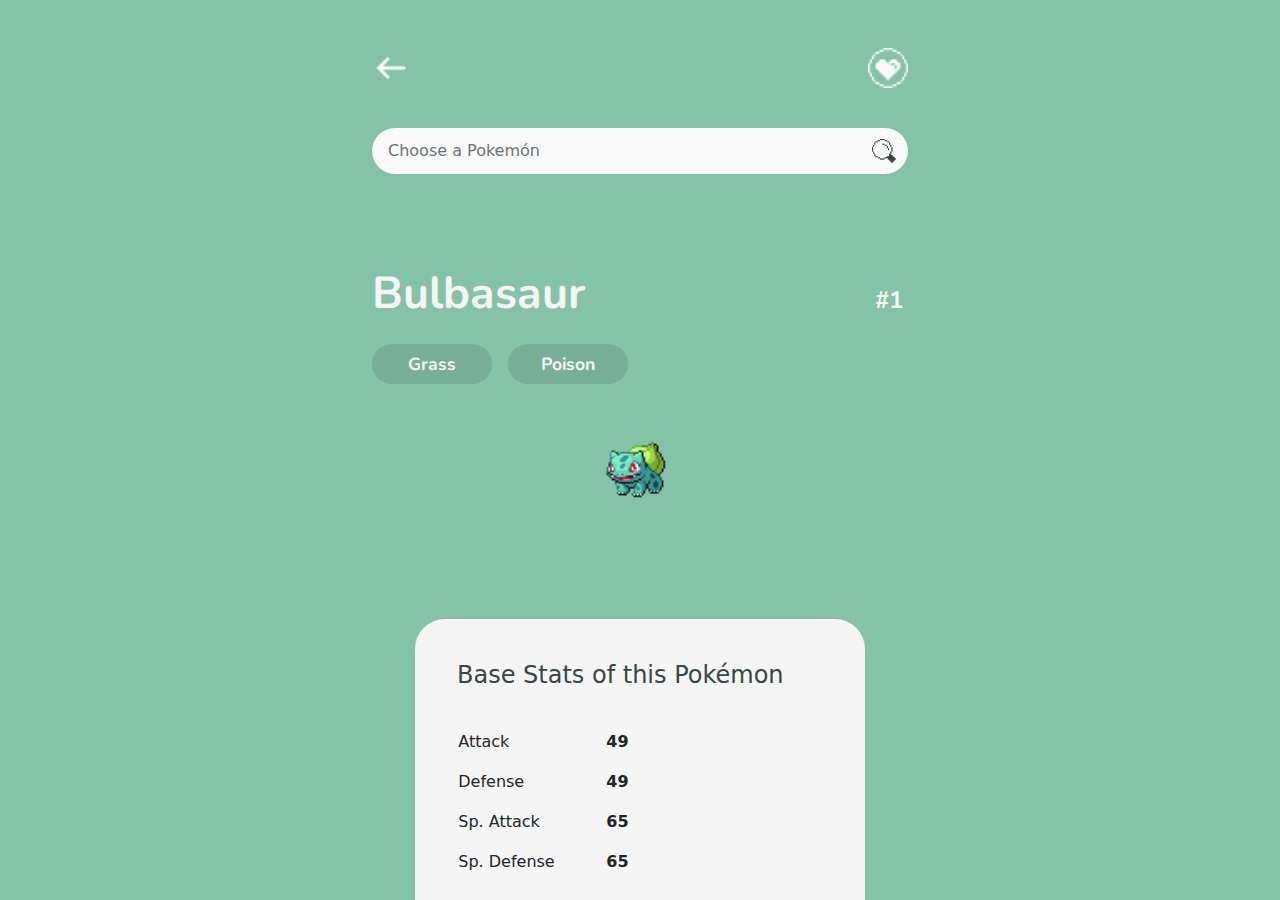
<file: index.html>
<!DOCTYPE html>
<html lang="en">
  <head>
    <meta charset="UTF-8" />
    <meta name="viewport" content="width=device-width, initial-scale=1.0" />
    <title>PokeAPI</title>

    <link rel="stylesheet" href="reset.css" />
    <link rel="stylesheet" href="style.css" />
    <link rel="preconnect" href="https://fonts.googleapis.com" />
    <link rel="preconnect" href="https://fonts.gstatic.com" crossorigin />
    <link
      href="https://fonts.googleapis.com/css2?family=Nunito:ital,wght@0,200..1000;1,200..1000&family=Raleway:ital,wght@0,100..900;1,100..900&display=swap"
      rel="stylesheet"
    />
    <link
      href="https://fonts.googleapis.com/css2?family=Roboto:wght@400;500;700&display=swap"
      rel="stylesheet"
    />
    <link
      href="https://cdn.jsdelivr.net/npm/bootstrap@5.3.3/dist/css/bootstrap.min.css"
      rel="stylesheet"
      integrity="sha384-QWTKZyjpPEjISv5WaRU9OFeRpok6YctnYmDr5pNlyT2bRjXh0JMhjY6hW+ALEwIH"
      crossorigin="anonymous"
    />

  </head>
  <body>
    <header>
      <div id="icons">
        <img
          id="icon-left-arrow"
          src="icons/Arrow_left.png"
          alt="Ícone para retornar à home"
        />
        <img
          id="icon-heart" data-state="light"
          src="icons/heart-light.png"
          alt="Ícone para adicionar Pokemón aos favoritos"
        />
      </div>

      <div class="container-search-wrapper">
        <div class="container-search">
          <div class="input-wrapper">
            <input
              type="text"
              name=""
              id="input-pokemon-name"
              placeholder="Choose a Pokemón"
            />
            <img
              id="lupa"
              src="icons/search-icon.png"
              alt="Sprite do Pokemón"
            />
          </div>
        </div>
      </div>
    </header>

    <main>
      <div id="titles">
        <h1 id="pokemon-name">bulbasaur</h1>
        <h2 id="index-num">#1</h2>
      </div>

      <div id="pokemon-type">
        <div class="type">
          <p id="type-1">Grass</p>
        </div>
        <div class="type" id="type-container-2">
          <p id="type-2">Poison</p>
        </div>
      </div>

      <div id="container-sprit">
        <img
          id="pokemonSprite"
          src="images/bulbasaur-front-default.png"
          alt=""
        />
      </div>

      <div id="container-pokeball">
        <img id="img-pokeball" src="images/pokeball.png" alt="" />
      </div>
    </main>

    <section>
      <div id="about">
        <h4 id="about-pokemon">Base Stats of this Pokémon</h4>

        <div id="characteristics">
          <div id="attack" class="characteristics-line">
            <p class="traces">Attack</p>
            <p class="score" id="attack-score">49</p>
            <p class="slider-container"><span class="slider-bar" id="slider-attack"></span></p>
          </div>

          <div id="defense" class="characteristics-line">
            <p class="traces">Defense</p>
            <p id="defense-score" class="score">49</p>
            <p class="slider-container"><span class="slider-bar" id="slider-defense"></span></p>
          </div>

          <div id="special-attack" class="characteristics-line">
            <p class="traces">Sp. Attack</p>
            <p id="special-attack-score" class="score">65</p>
            <p class="slider-container"><span class="slider-bar" id="slider-sp-attack"></span></p>
          </div>

          <div id="special-defense" class="characteristics-line">
            <p class="traces">Sp. Defense</p>
            <p id="special-defense-score" class="score">65</p>
            <p class="slider-container"><span class="slider-bar" id="slider-sp-defense"></span></p>
          </div>
        </div>
      </div>
    </section>
  </body>
  <script type="module" src="index.js"></script>
  <script type="module" src="service/pokemon.service.js"></script>
</html>
</file>
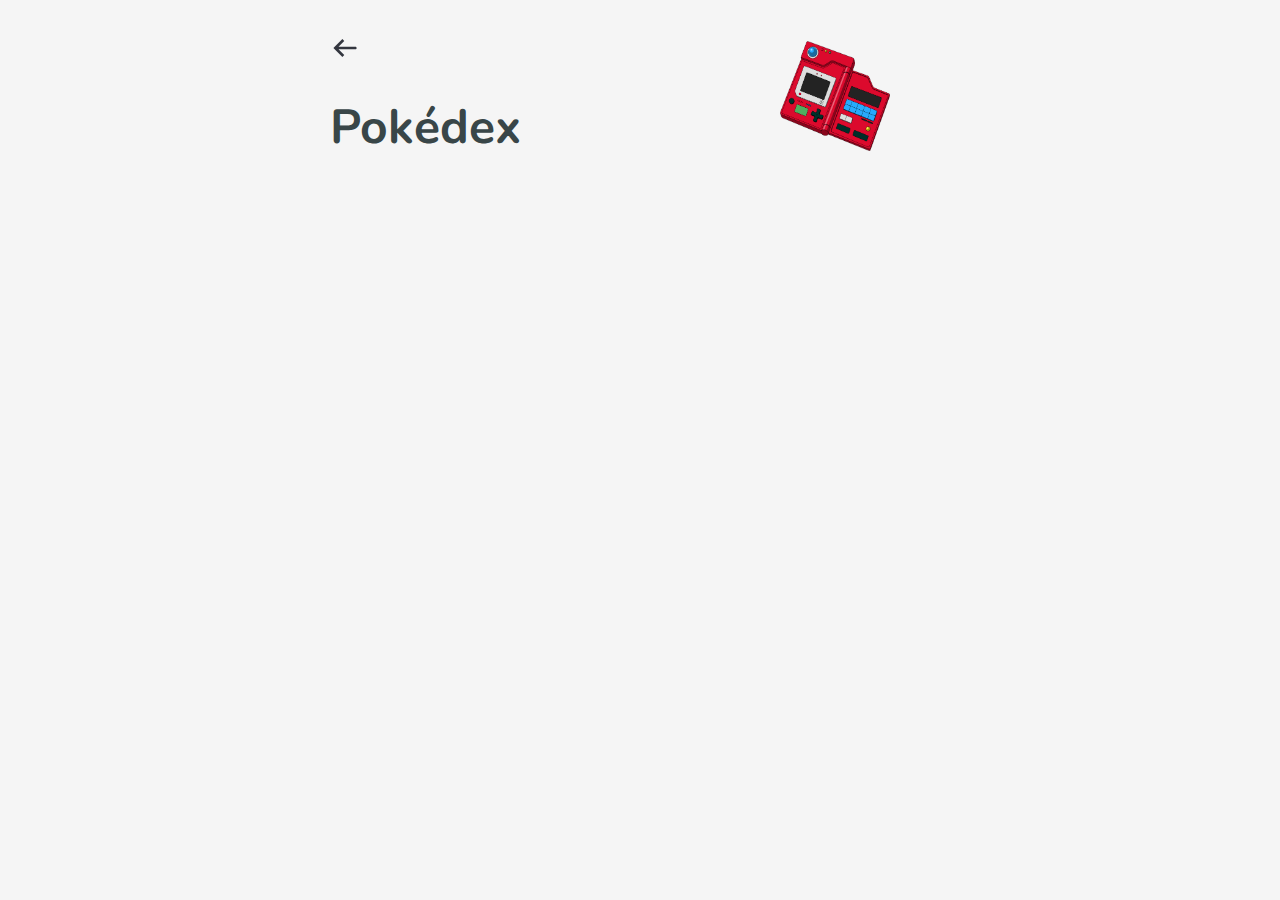
<file: pokedex.html>
<!DOCTYPE html>
<html lang="en">
  <head>
    <meta charset="UTF-8" />
    <meta name="viewport" content="width=device-width, initial-scale=1.0" />
    <title>Pokédex</title>
    <link rel="stylesheet" href="pokedex.css" />
    <link rel="stylesheet" href="root.css" />
    <link
      href="https://fonts.googleapis.com/css2?family=Nunito:ital,wght@0,200..1000;1,200..1000&family=Raleway:ital,wght@0,100..900;1,100..900&display=swap"
      rel="stylesheet"
    />
  </head>
  <body>
    <header>
      <div id="header-left">
        <img
          id="arrow-left-black"
          src="icons/arrow-left-black.svg"
          alt="Ícone para retornar ao menu principal"
        />
        <h1 id="pokedex-h1">Pokédex</h1>
      </div>
      <div id="header-right">
        <img id="pokedex-img" src="images/pokedex.png" alt="" />
      </div>
    </header>
    <main class="lista-pokedex">
      <!--Pokemon cards serão injetados via JS-->
    </main>

    <script type="module" src="pokedex.js"></script>
  </body>
</html>
</file>
<file: style.css>
:root {
  --light-green: #d4dad1;
  --gray: #f5f5f5;
  --outer-space: #394648;
  --white: #fafafa;
}

* {
  font-family: "Nunito";
}

body::before {
  content: "";
  position: absolute;
  top: 0;
  left: 0;
  width: 100vw;
  min-height: 100vh;
  background-image: url("images/bg-ground-green.jpeg");
  background-size: cover;
  opacity: 0.65; /* Ajuste a opacidade conforme necessário */
  z-index: -1; /* Garante que o pseudo-elemento fique atrás do conteúdo */
}

html{
  font-size: 16px;
  color: var(--outer-space);
}

body {
  width: 100%;
  min-height: 100vh;
  display: flex;
  flex-direction: column;
}

::-webkit-scrollbar{
  display: none;
}

header,
main {
  margin: auto;
  padding: 0.5rem 2rem;
  width: 100%;
}

header {
  /*background-color: red;*/
  height: 100px;
  max-width: 600px;
  margin-top: 0px;
}

#icons {
  /*background-color: blueviolet;*/
  display: flex;
  justify-content: space-between;
  margin: 2.5rem 0px;

}

#icon-heart, #icon-left-arrow{
  width: 2.5rem;
}
/*SEARCH BAR*/

input:autofill {
  box-shadow: inset 0 0 0 100px var(--white);
  border: var(--white);
}

.input-wrapper {
  padding: 8px 12px;
  background-color: var(--white);
  display: flex;
  justify-content: space-between;
  align-items: center;
  gap: 6px;
  border-radius: 30px;
}

#input-pokemon-name {
  background-color: transparent;
  border-color: transparent;
  width: 90%;
  cursor: pointer;
}

input:focus-visible {
  outline: none;
}

::placeholder {
  color: var(--outer-space);
  opacity: 0.75;
}

#lupa{
  cursor: pointer;
}

/*FIM SEARCH BAR*/

main {
  margin-top: 4rem;
  height: 330px;
  max-width: 600px;
}

/*POKEMON NAME AND INDEX NUMBER*/

#titles {
  display: flex;
  align-items: first baseline;
  justify-content: space-between;
  margin-top: 2rem;
  margin-bottom: 1rem;
}

h1::first-letter {
  text-transform: capitalize;
}

#index-num {
  font-size: 1.5rem;
  font-weight: bold;
  color: var(--gray);
  padding: 5px;
}

#pokemon-name {
  font-size: 2.8rem;
  font-weight: bold;
  color: var(--gray);
}

/*POKEMON TYPE*/

#pokemon-type {
  width: 16rem;
  height: 2.5rem;
  display: flex;
  align-items: center;
  gap: 1rem;
}

.type {
  width: 50%;
  height: 100%;
  background-color: #3946482a;
  border-radius: 30px;
  display: flex;
  justify-content: center;
  align-items: center;
}

.type > p {
  color: var(--gray);
  font-size: 1.1rem;
  font-weight: bold;
  margin: 0;
  text-transform: capitalize;
}

/*SPRITS*/

#container-sprit {
  height: 1rem;
  display: flex;
  justify-content: center;
  align-items: center;
  margin-bottom: 5rem;
}

#container-sprit > img {
  /*background-color: blue;*/
  height: 160px;
  margin-top: 10rem;
  z-index: 2;
}

#container-pokeball {
  display: flex;
  align-items: center;
  justify-content: center;
  z-index: -1;
}

#img-pokeball {
  height: 150px;
  z-index: -1;
  opacity: 0.3;
}

/*ABOUT THE POKEMÓN */

section{
  height: 100%;
  overflow: hidden;
}

#about {
  background-color: var(--gray);
  border-radius: 30px 30px 0px 0px;
  width: 100%;
  margin: 0;
  padding: 10px;
}

#about-pokemon {
  color: var(--outer-space);
  padding: 2rem 2rem;
}

#characteristics{
  margin-left: 1rem;
}

.characteristics-line{
  /*background-color: red;*/
  width: 100%;
  display: flex;
  justify-content: space-around;
}

.traces {
  /*background-color: blue;*/
  width: 25%;
  font-weight: 500;
}

.score {
  width: 10%;
  /*background-color: green;*/
  font-weight: bold;
  padding: 0px 10px;
}

.slider-container{
  /*background-color: pink;*/
  width: 40%;
  display: flex;
  flex-direction: column;
  justify-content: center;
}

.slider-bar{
  border-radius: 20px;
  background-color: var(--outer-space);
  height: 30%;
  animation: progress 0.4s ease forwards;
  opacity: 0;
}

.slider-bar.animate {
  animation: progress 0.4s ease forwards;
}

#slider-attack{
  width: 32px;
  opacity: 0;
}

#slider-defense{
  width: 32px;
}

#slider-sp-attack{
  width: 43px;
}

#slider-sp-defense{
  width: 43px;
}

@keyframes progress{
  0%{
    width: 0;
    opacity: 0;
  }

  100%{
    opacity: 1;
  }
}


/*MEDIA QUERY */

@media (min-width: 600px) {
  html,
  body {
    background-color: #85c3a9 !important;
  }

  body::before {
    opacity: 0;
  }

  #about {
    max-width: 450px;
    margin: auto;
  }
}
</file>
<file: pokedex.css>
* {
  padding: 0;
  margin: 0;
  box-sizing: border-box;
  font-family: "Nunito";
}

html {
  font-size: 16px;
  color: var(--outer-space);
}

/*HEADER*/

header {
  height: 6rem;
  max-width: 600px;
}

/*MAIN*/

body {
  width: 100%;
  min-height: 100vh;
  padding: 1rem;
  background-color: var(--gray);
}

main {
  /* background-color: pink; */
  width: 100%;
  min-height: 100%;
  display: flex;
  justify-content: space-around;
  flex-wrap: wrap;
  margin: auto;
}

header {
  display: flex;
  height: 8rem;
  margin: auto;
  margin-bottom: 2rem;
  margin-top: 1rem;
  max-width: 650px;
}

/*RETURN LOGO AND H1*/

#header-left {
  height: 100%;
  width: 60%;
  display: flex;
  flex-direction: column;
  justify-content: space-between;
  align-items: flex-start;
  padding-left: 15px;
}

#arrow-left-black {
  height: 2rem;
  cursor: pointer;
}

#pokedex-h1 {
  font-size: 3rem;
  width: 100%;
}

#header-right {
  height: 100%;
  width: 40%;
  display: flex;
  justify-content: center;
  align-items: center;
}

#pokedex-img {
  height: 110px;
  width: 110px;
}

/*CARDS*/

.card-container {
  background-color: var(--grass);
  height: 115px;
  width: 45%; /*175px*/
  border-radius: 20px;
  display: flex;
  justify-content: space-evenly;
  margin-bottom: 1rem;
  box-shadow: 4px 4px 6px rgba(0, 0, 0, 0.235);
}

#pokemon-attributes {
  height: 100%;
  width: 55%;
  border-radius: 20px 0px 0px 20px;
  padding: 12px;
  display: flex;
  flex-direction: column;
}

#pokemon-name {
  font-size: 1.1rem;
  color: var(--gray);
  margin-bottom: 0.8rem;
  /* margin-left: 5px; */
}

h2, p {
  text-transform: capitalize;
}

#pokemon-type {
  width: 90%;
  height: 40%;
  display: flex;
  flex-direction: column;
  align-items: center;
  justify-content: center;
  gap: 0.2rem;
}

.type > p {
  font-size: 0.6rem;
}

.type {
  color: var(--gray);
  font-weight: 600;
  width: 90%;
  height: 100%;
  background-color: #3946482a;
  border-radius: 30px;
  display: flex;
  align-items: center;
  justify-content: center;
}

.type-container-2-hidden{
  display: none;
}

#pokemon-img-container {
  height: 100%;
  width: 60%;
  border-radius: 0px 20px 20px 0px;
  display: flex;
  align-items: center;
  /* justify-content: center; */
  background-image: url(images/pokeball-almost-transparent-50.png);
  background-size: cover;
  overflow: hidden;
}

#pokemon-img {
  max-width: 100px;
  max-height: 100px;
}

#pokeball-img {
  max-width: 50px;
  max-height: 50px;
}


@media (min-width: 600px) {

  main {
    max-width: 650px;
  }

  #card-container{
    width: 30%;
  }

  #type-1, #type-2{
    font-size: .75rem;
  }

  #pokemon-name{
    font-size: 1.5rem;
  }
}
</file>
<file: root.css>
:root {
    --light-green: #d4dad1;
    --gray: #f5f5f5;
    --outer-space: #394648;
    --white: #fafafa;
    --grass: #7ecaab;
  }
</file>
